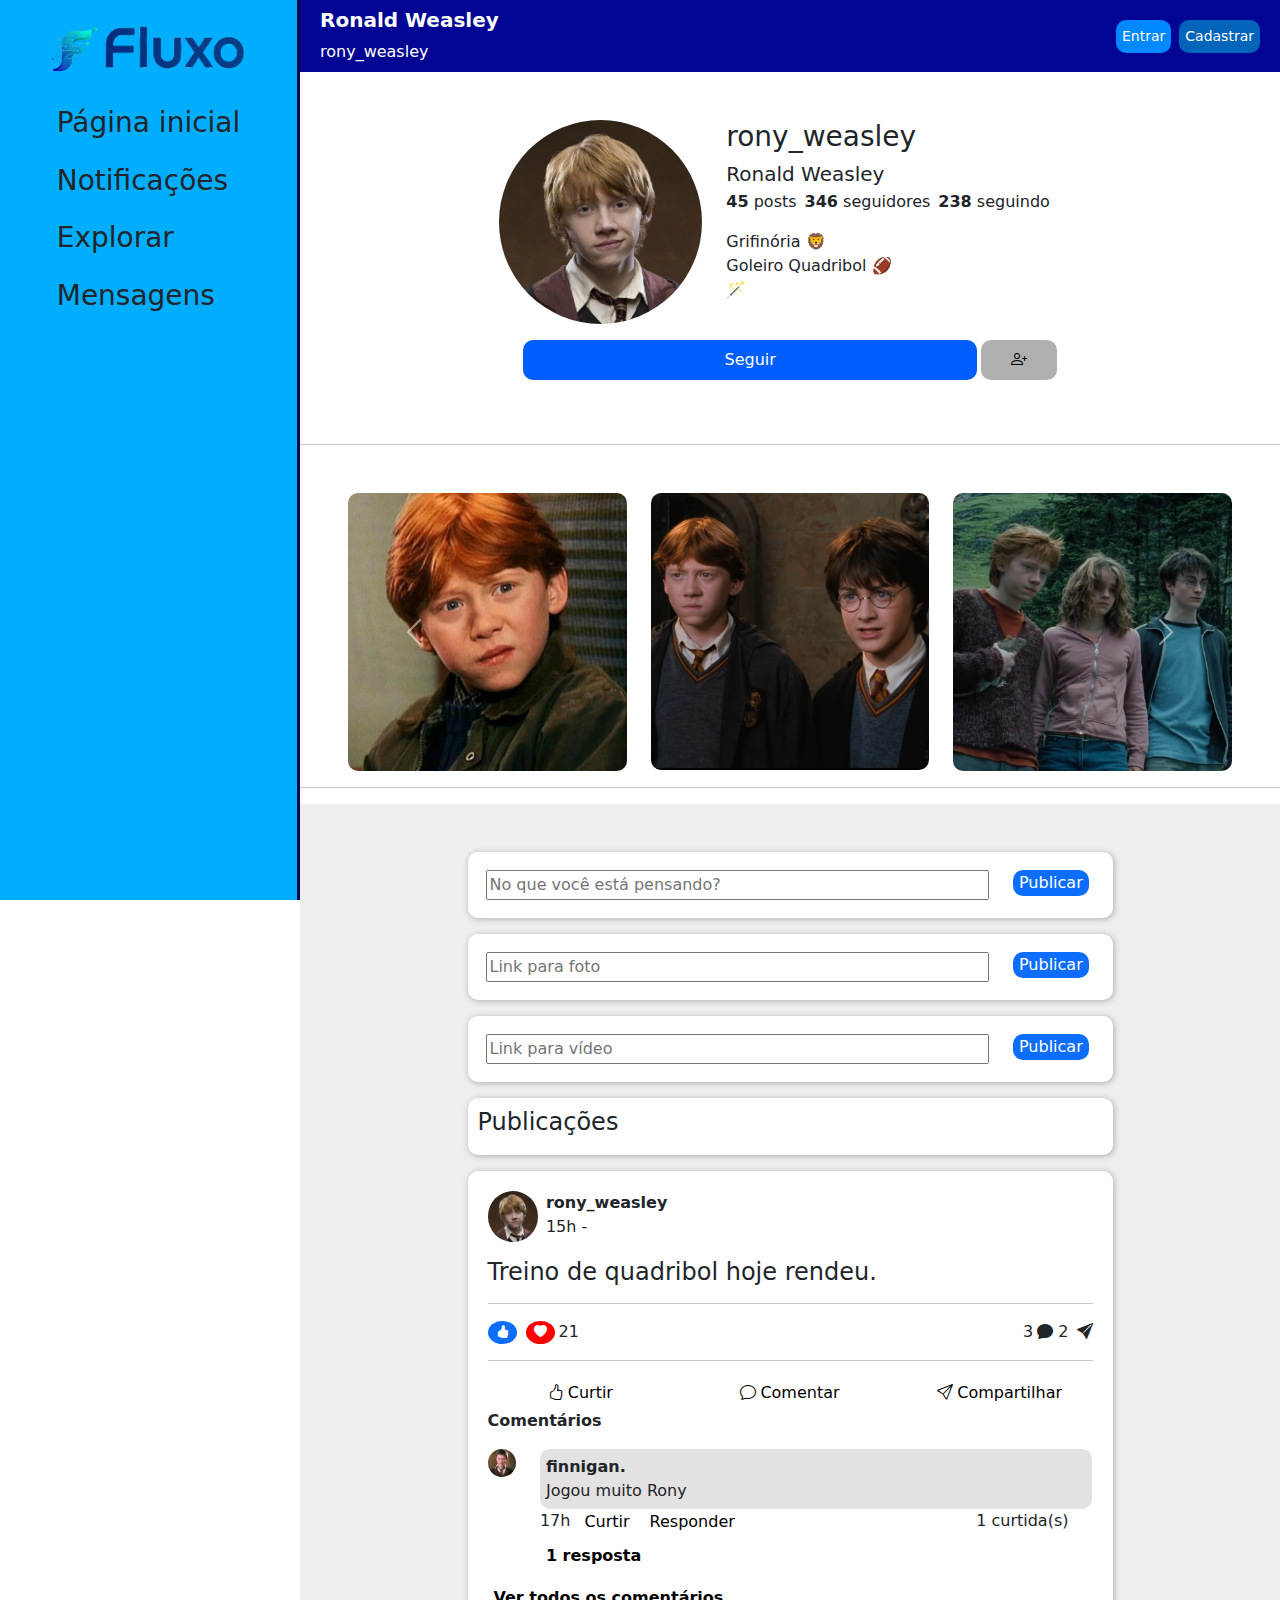
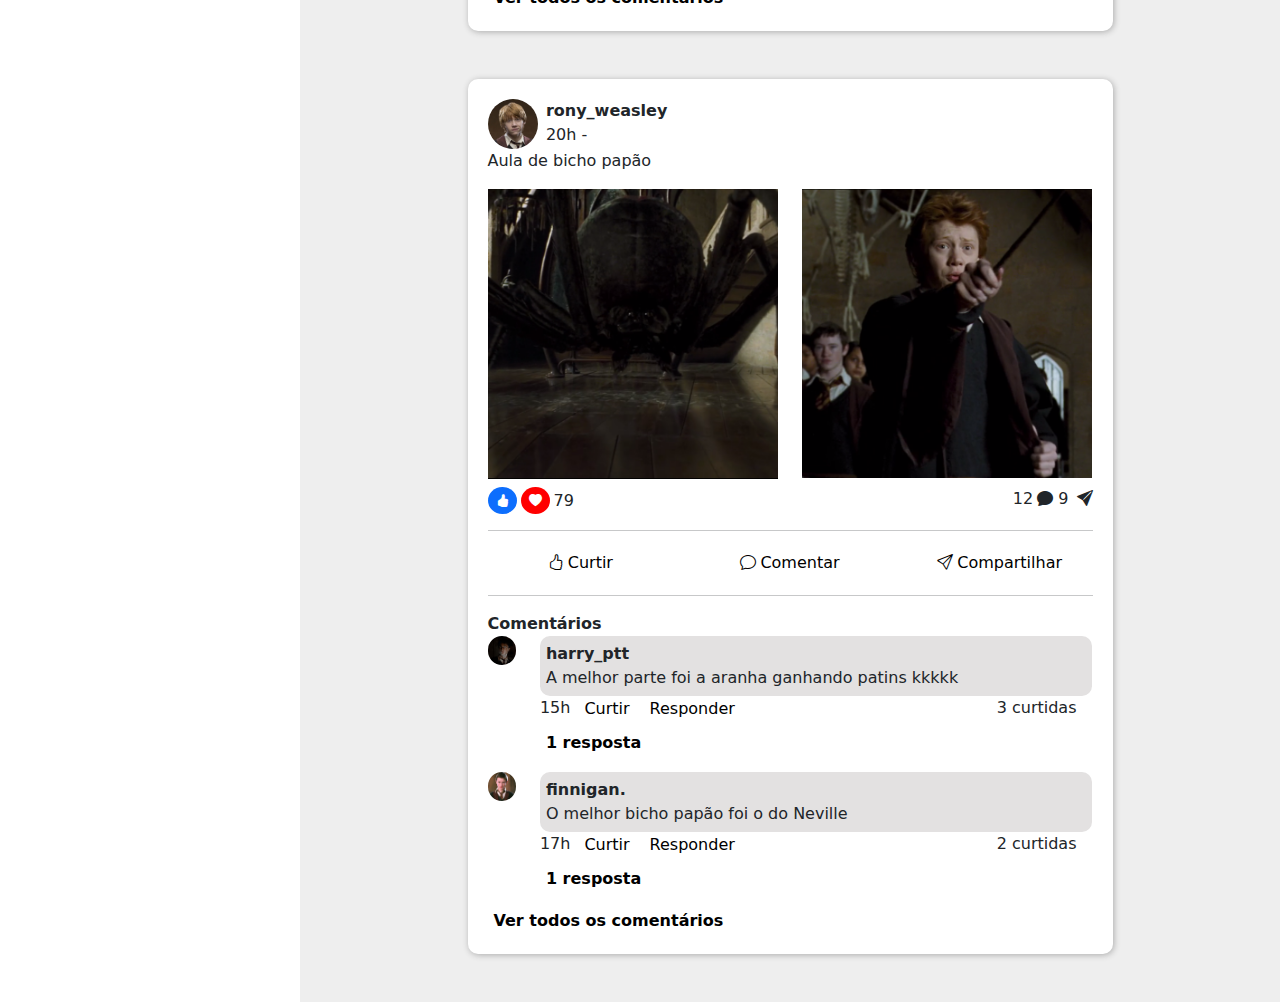
<file: index.html>
<!DOCTYPE html>
<html lang="pt-br">

<head>
    <meta charset="UTF-8">
    <meta name="viewport" content="width=device-width, initial-scale=1.0">
    <title>Fluxo</title>
    <link href="https://cdn.jsdelivr.net/npm/bootstrap@5.3.8/dist/css/bootstrap.min.css" rel="stylesheet">
    <link rel="stylesheet" href="https://cdn.jsdelivr.net/npm/bootstrap-icons@1.13.1/font/bootstrap-icons.min.css">
    <link rel="stylesheet" href="./css/style.css">
    <link rel="icon" href="./imagens/logotipo.png">
</head>

<body>
    <aside class="p-4">
        <div class="d-flex">
            <img src="./imagens/logotipo.png" width="50" height="50" alt="" class="ms-auto">
            <img src="./imagens/escrita.png" width="150" height="50" alt="" class="me-auto">
        </div>

        <div class="d-flex justify-content-center mt-lg-4">
            <ul class="list-unstyled lista-aside">
                <li class="p-2">
                    <h3>Página inicial</h3>
                </li>
                <li class="p-2">
                    <h3>Notificações</h3>
                </li>
                <li class="p-2">
                    <h3>Explorar</h3>
                </li>
                <li class="p-2">
                    <h3>Mensagens</h3>
                </li>
            </ul>
        </div>
    </aside>

    <header>
        <nav>
            <div class="container text-white">
                <div class="row p-2">
                    <div class="col-6">
                        <h5 class="fw-bold">Ronald Weasley</h5>
                        <span>rony_weasley</span>
                    </div>
                    <div class="col-6 col-lg-6 d-flex justify-content-end align-items-center gap-2">
                        <a href="./Página Login/index.html" class="btn btn-outline-light btn-sm"
                            id="btnEntrar">Entrar</a>
                        <a href="./Página Cadastro/index.html" class="btn btn-light btn-sm"
                            id="btnCadastrar">Cadastrar</a>
                    </div>

                </div>
            </div>
        </nav>

        <div class="container p-5">
            <div class="row">
                <div class="col-lg-3 col-md-4 col-sm-5 col-6 ms-auto mt-auto mb-auto div-foto-perfil">
                    <img src="./imagens/Rony Weasley.jpeg" alt="" class="img-fluid foto-perfil rounded-circle">
                </div>
                <div class="col-lg-5 col-5 me-auto">
                    <h3>rony_weasley</h3>
                    <h5 class="mb-lg-1">Ronald Weasley</h5>

                    <div class="d-flex gap-2">
                        <span><span class="fw-bold">45</span> posts</span>
                        <span><span class="fw-bold" id="seguidores">346</span> seguidores</span>
                        <span><span class="fw-bold" id="seguindo">238</span> seguindo</span>
                    </div>

                    <p class="mt-3">
                        Grifinória 🦁<br>
                        Goleiro Quadribol 🏈<br>
                        🪄
                    </p>
                </div>
            </div>

            <div class="row justify-content-center mt-lg-3">
                <button class="col-lg-6 col-7 p-2 seguir" id="btnSeguir">Seguir</button>
                <button onclick="exibirSugestoes()" class="col-lg-1 col-sm-3 col-2 ms-1" id="btnSugestao">
                    <i class="bi bi-person-plus"></i>
                </button>
            </div>
        </div>

        <section class="sugestoesOcultas p-5" id="sugestoes">
            <div class="px-5">

                <h5 class="fw-bold text-center">Sugestões para você</h5>
                <div class="row gap-2 justify-content-center">
                    <article class="col-5 col-sm-3 col-md-3 col-lg-3 text-center pessoa-sugestao p-4 rounded">
                        <div class="col-7 ms-auto me-auto">
                            <img src="./imagens/Hermione.jpg" alt="" class="img-fluid rounded-circle">
                        </div>
                        <span class="fw-bold">granger</span>
                        <br>
                        <span>Hermione Granger</span>
                        <hr>
                        <button class="fw-bold btnSeguirSugestao">Seguindo</button>
                    </article>

                    <article
                        class="col-5 col-sm-3 col-md-3 col-lg-3 text-center pessoa-sugestao p-4 rounded bg-black text-white">
                        <span class="fw-bold">EM MEMÓRIA</span>
                        <div class="col-7 ms-auto me-auto">
                            <img src="./imagens/Fred.jpg" alt="" class="img-fluid rounded-circle">
                        </div>
                        <span class="fw-bold">frd_weasley</span>
                        <p><span>Fred Weasley</span></p>
                        <hr>
                        <button class="fw-bold btnSeguirSugestao">Seguindo</button>
                    </article>

                    <article class="col-5 col-sm-3 col-md-3 col-lg-3 text-center pessoa-sugestao p-4 rounded">
                        <div class="col-7 ms-auto me-auto">
                            <img src="./imagens/Harry.jpg" alt="" class="img-fluid rounded-circle">
                        </div>
                        <span class="fw-bold">harry_ptt</span>
                        <i class="bi bi-patch-check-fill text-primary"></i>
                        <p><span>Harry Potter</span></p>
                        <hr>
                        <button class="fw-bold btnSeguirSugestao">Seguindo</button>
                    </article>
                    <article class="col-5 col-sm-3 col-md-3 col-lg-3 text-center pessoa-sugestao p-4 rounded">
                        <div class="col-7 ms-auto me-auto">
                            <img src="./imagens/Fleur.jpg" alt="" class="img-fluid rounded-circle">
                        </div>
                        <span class="fw-bold">fdelacour</span>
                        <i class="bi bi-patch-check-fill text-primary"></i>
                        <p><span>Fleur Delacour</span></p>
                        <hr>
                        <button class="fw-bold btnSeguirSugestao">Seguindo</button>
                    </article>

                    <article class="col-5 col-sm-3 col-md-3 col-lg-3 text-center pessoa-sugestao p-4 rounded">
                        <div class="col-7 ms-auto me-auto">
                            <img src="./imagens/Snape.jpeg" alt="" class="img-fluid rounded-circle">
                        </div>
                        <span class="fw-bold">severo_s</span>
                        <p><span>Severo Snape</span></p>
                        <hr>
                        <button class="fw-bold btnSeguirSugestao">Seguir</button>
                    </article>

                </div>

            </div>

        </section>

        <hr>

        <div class="container px-5">
            <section id="carrossel" class="mt-5">
                <div id="carouselExample" class="carousel slide">
                    <div class="carousel-inner">
                        <div class="carousel-item active">
                            <div class="row">
                                <div class="col-4">
                                    <img src="./imagens/rony-1filme.jpg" class="d-block w-100 img-fluid imgCarrossel"
                                        alt="...">
                                </div>
                                <div class="col-4">
                                    <img src="./imagens/rony_2filme.png" class="d-block w-100 img-fluid imgCarrossel"
                                        alt="...">
                                </div>
                                <div class="col-4">
                                    <img src="./imagens/rony_3filme.png" class="d-block w-100 img-fluid imgCarrossel"
                                        alt="...">
                                </div>
                            </div>
                        </div>

                        <div class="carousel-item">
                            <div class="row">
                                <div class="col-4">
                                    <img src="./imagens/rony_4filme.jpg" class="d-block w-100 img-fluid imgCarrossel"
                                        alt="...">
                                </div>
                                <div class="col-4">
                                    <img src="./imagens/rony_5filme.png" class="d-block w-100 img-fluid imgCarrossel"
                                        alt="...">
                                </div>
                                <div class="col-4">
                                    <img src="./imagens/rony_6filme.png" class="d-block w-100 img-fluid imgCarrossel"
                                        alt="...">
                                </div>
                            </div>
                        </div>

                        <div class="carousel-item">
                            <div class="row">
                                <div class="col-4">
                                    <img src="./imagens/rony_filme7.jpg" class="d-block w-100 img-fluid imgCarrossel"
                                        alt="...">
                                </div>
                                <div class="col-4">
                                    <img src="./imagens/rony_filme8.png" class="d-block w-100 img-fluid imgCarrossel"
                                        alt="...">
                                </div>
                                <div class="col-4">
                                    <img src="./imagens/rony_8filme.png" class="d-block w-100 img-fluid imgCarrossel"
                                        alt="...">
                                </div>
                            </div>
                        </div>
                    </div>

                    <button class="carousel-control-prev" type="button" data-bs-target="#carouselExample"
                        data-bs-slide="prev">
                        <span class="carousel-control-prev-icon" aria-hidden="true"></span>
                        <span class="visually-hidden">Previous</span>
                    </button>
                    <button class="carousel-control-next" type="button" data-bs-target="#carouselExample"
                        data-bs-slide="next">
                        <span class="carousel-control-next-icon" aria-hidden="true"></span>
                        <span class="visually-hidden">Next</span>
                    </button>
                </div>
            </section>
        </div>

        <hr>
    </header>

    <main class="p-5">
        <section id="publicar">
            <div class="container">
                <div class="col-lg-9 ms-auto me-auto bg-white div-publicar">
                    <div class="row p-2">
                        <div class="col-lg-10 col-md-10 col-sm-10 col-9">
                            <input type="text" placeholder="No que você está pensando?" class="w-100"
                                id="inputPublicacao">
                        </div>
                        <div class="col-lg-1 col-md-2 col-sm-2 col-2">
                            <button id="btnPublicar" class="text-white btn-publicar">Publicar</button>
                        </div>
                    </div>
                </div>

                <div class="col-lg-9 ms-auto me-auto mt-3 bg-white div-publicar">
                    <div class="row p-2">
                        <div class="col-lg-10 col-md-10 col-sm-10 col-9">
                            <input type="text" placeholder="Link para foto" class="w-100" id="inputPublicacaoFoto">
                        </div>
                        <div class="col-lg-1 col-md-2 col-sm-2 col-2">
                            <button id="btnPublicarFoto" class="text-white btn-publicar">Publicar</button>
                        </div>
                    </div>
                </div>

                <div class="col-lg-9 ms-auto me-auto mt-3 bg-white div-publicar">
                    <div class="row p-2">
                        <div class="col-lg-10 col-md-10 col-sm-10 col-9">
                            <input type="text" placeholder="Link para vídeo" class="w-100" id="inputPublicacaoVideo">
                        </div>
                        <div class="col-lg-1 col-md-2 col-sm-2 col-2">
                            <button id="btnPublicarVideo" class="text-white btn-publicar">Publicar</button>
                        </div>
                    </div>
                </div>
            </div>
        </section>

        <div class="container mt-3 ">
            <div class="col-lg-9 mt-3 ms-auto me-auto bg-white div-titulo-pub">
                <h4>Publicações</h4>
            </div>
        </div>

        <div class="container mt-3" id="containerPublicarFoto"></div>

        <section id="publicacoes">

            <div class="container mt-3" id="publicacao1">

                <div class="col-lg-9 ms-auto me-auto bg-white publicacao">
                    <div class="d-flex">
                        <div class="col-lg-1 col-md-1 col-2">
                            <img src="./imagens/Rony Weasley.jpeg" alt="" class="img-fluid rounded-circle">
                        </div>
                        <div class="col-lg-2 col-md-2 col-3 ms-2">
                            <span class="fw-bold">rony_weasley</span><br>
                            <span>15h - <i class="bi bi-globe-americas-fill"></i></span>
                        </div>
                    </div>

                    <h4 class="mt-3">Treino de quadribol hoje rendeu.</h4>

                    <hr>

                    <div class="d-flex">
                        <div class="reacoes">
                            <i class="bi bi-hand-thumbs-up-fill bg-primary rounded-circle text-white px-2 py-1"></i>
                            <i class="bi bi-heart-fill rounded-circle text-white ms-1 px-2 py-1"></i>
                        </div>

                        <span class="ms-1 d-flex align-items-center" id="qtdeCurtidas1">21</span>

                        <div class="ms-auto">
                            <span id="qtdeComentarios1">3</span><i class="bi bi-chat-fill ms-1"></i>
                            <span id="qtdeCompartilhamentos1">2</span><i class="bi bi-send-fill ms-2"></i>
                        </div>
                    </div>

                    <hr>

                    <div class="row">
                        <div class="col-4">
                            <button class="w-100 btnInteragir p-1 curtir" id="btnCurtir1">
                                <i class="bi bi-hand-thumbs-up"></i><span class="ms-1">Curtir</span>
                            </button>
                        </div>
                        <div class="col-4">
                            <button class="w-100 btnInteragir p-1" id="btnComentar1">
                                <i class="bi bi-chat"></i><span class="ms-1">Comentar</span>
                            </button>
                        </div>
                        <div class="col-4">
                            <button class="w-100 btnInteragir p-1" id="btnCompartilhar1">
                                <i class="bi bi-send"></i><span class="ms-1">Compartilhar</span>
                            </button>
                        </div>
                    </div>

                    <span class="fw-bold">Comentários</span>

                    <section id="secaoComentarios1">
                        <div class="row mt-3">
                            <div class="col-lg-1 col-md-1 col-sm-2 col-2">
                                <img src="./imagens/Finnigan-perfil.jpg" alt="" class="img-fluid rounded-circle">
                            </div>
                            <div class="col-lg-11 col-md-11 col-10">
                                <div class="comentario">
                                    <span class="fw-bold">finnigan.</span><br>
                                    <span>Jogou muito Rony</span><br>
                                </div>

                                <div class="d-flex">
                                    <span>17h</span>
                                    <button class="btnCurtirComentario btnCurtirComentario1 ms-2">Curtir</button>
                                    <button class="btnResponderComentario ms-2 ">Responder</button>

                                    <span class="ms-auto me-4"><span class="qtdeCurtidasComentario1">1</span>
                                        curtida(s)</span>
                                </div>

                                <button class="fw-bold mt-2 btnRespostaComentario">1 resposta</button>

                                <div class="row divRespostaComentarioOculta" id="divRespostaComentario2">
                                    <div class="col-lg-1 col-md-1 col-sm-2 col-2">
                                        <img src="./imagens/Rony Weasley.jpeg" alt="" class="img-fluid rounded-circle">
                                    </div>
                                    <div class="col-lg-10 col-md-10 col-sm-10 col-10">
                                        <span class="fw-bold">rony_weasley</span><br>
                                        <span>Valeu, tmj</span>
                                    </div>
                                </div>
                            </div>
                        </div>

                    </section>

                    <button class="btnMostrarComentarios mt-3 fw-bold">Ver todos os comentários</button>


                    <div class="row align-items-center mt-2  linhaComentarOculta" id="linhaComentarPub1">
                        <div class="col-lg-1 col-md-1 col-sm-2 col-2">
                            <img src="./imagens/Rony Weasley.jpeg" alt="" class="img-fluid rounded-circle">
                        </div>
                        <div class="col-lg-8 col-md-9 col-sm-7 col-6">
                            <input type="text" name="" placeholder="Comentar como Rony Weasley" class="w-100 rounded"
                                id="inputComentarPub1">
                        </div>
                        <div class="col-lg-1 col-md-2 col-sm-1 col-1">
                            <button id="btnPublicarComentario1" class="btnPublicarComentario">Comentar</button>
                        </div>
                    </div>

                </div>
            </div>

            <div class="container mt-5">
                <div class="col-lg-9 ms-auto me-auto publicacao bg-white">
                    <div class="d-flex">
                        <div class="col-lg-1 col-md-1 col-sm-1 col-2">
                            <img src="./imagens/Rony Weasley.jpeg" alt="" class="img-fluid rounded-circle">
                        </div>
                        <div class="col-lg-2 col-md-2 col-sm-2 col-3 ms-2">
                            <span class="fw-bold">rony_weasley</span><br>
                            20h - <i class="bi bi-globe-americas-fill"></i>
                        </div>
                    </div>

                    <p>Aula de bicho papão</p>

                    <div class="row">
                        <div class="col-lg-6 col-md-6 col-sm-6 col-6">
                            <img src="./imagens/Captura de tela 2025-10-25 143040.png" alt="" class="img-fluid">
                        </div>
                        <div class="col-lg-6 col-md-6 col-sm-6 col-6">
                            <img src="./imagens/Captura de tela 2025-10-25 143056.png" alt="" class="img-fluid">
                        </div>
                    </div>

                    <div class="d-flex mt-2">
                        <i class="bi bi-hand-thumbs-up-fill bg-primary rounded-circle text-white px-2 py-1"></i>
                        <i class="bi bi-heart-fill rounded-circle text-white ms-1 px-2 py-1"></i>
                        <span class="ms-1 d-flex align-items-center qtdeCurtidas" id="qtdeCurtidas2">79</span>

                        <div class="ms-auto">
                            <span id="qtdeComentarios2">12</span><i class="bi bi-chat-fill ms-1"></i>
                            <span id="qtdeCompartilhamentos2">9</span><i class="bi bi-send-fill ms-2"></i>
                        </div>
                    </div>

                    <hr>

                    <div class="row text-center">
                        <div class="col-4">
                            <button class="w-100 btnInteragir p-1 curtir" id="btnCurtir2">
                                <i class="bi bi-hand-thumbs-up"></i><span class="ms-1">Curtir</span>
                            </button>
                        </div>
                        <div class="col-4">
                            <button class="w-100 btnInteragir p-1" id="btnComentar2">
                                <i class="bi bi-chat"></i><span class="ms-1">Comentar</span>
                            </button>
                        </div>
                        <div class="col-4">
                            <button class="w-100 btnInteragir p-1" id="btnCompartilhar2">
                                <i class="bi bi-send"></i><span class="ms-1">Compartilhar</span>
                            </button>
                        </div>
                    </div>

                    <hr>

                    <span class="fw-bold">Comentários</span>

                    <section id="secaoComentarios2">

                        <div class="row">
                            <div class="col-lg-1 col-md-1 col-sm-2 col-2">
                                <img src="./imagens/Harry.jpg" alt="" class="img-fluid rounded-circle">
                            </div>
                            <div class="col-lg-11 col-md-11 col-sm-10 col-10">
                                <div class="comentario">
                                    <span class="fw-bold">harry_ptt</span><br>
                                    <span>A melhor parte foi a aranha ganhando patins kkkkk</span><br>
                                </div>
                                <div class="d-flex">
                                    <span>15h</span>
                                    <button class="btnCurtirComentario ms-2 btnCurtirComentario2">Curtir</button>
                                    <button class="btnResponderComentario ms-2"
                                        id="btnResponderComentario2">Responder</button>

                                    <span class="ms-auto me-3"><span class="qtdeCurtidasComentario2">3</span>
                                        curtidas</span>
                                </div>
                                <button class="fw-bold mt-2 btnRespostaComentario" id="btnRespostaComentario2">1
                                    resposta</button>

                                <div class="row divRespostaComentarioOculta">
                                    <div class="col-lg-1 col-md-1 col-sm-2 col-2">
                                        <img src="./imagens/Rony Weasley.jpeg" alt="" class="img-fluid rounded-circle">
                                    </div>
                                    <div class="col-lg-10 col-md-10 col-sm-9 col-9">
                                        <span class="fw-bold">rony_weasley</span>
                                        <br>
                                        <span>Sim KKKKKK</span>
                                    </div>
                                </div>
                            </div>
                        </div>


                        <div class="row mt-3">
                            <div class="col-lg-1 col-md-1 col-sm-2 col-2">
                                <img src="./imagens/Finnigan-perfil.jpg" alt="" class="img-fluid rounded-circle">
                            </div>
                            <div class="col-lg-11 col-md-11 col-sm-10 col-10">
                                <div class="comentario">
                                    <span class="fw-bold">finnigan.</span><br>
                                    <span>O melhor bicho papão foi o do Neville</span><br>
                                </div>

                                <div class="d-flex">
                                    <span>17h</span>
                                    <button class="btnCurtirComentario ms-2 btnCurtirComentario2">Curtir</button>
                                    <button class="btnResponderComentario ms-2 ">Responder</button>

                                    <span class="ms-auto me-3"><span class="qtdeCurtidasComentario2">2</span>
                                        curtidas</span>
                                </div>

                                <button class="fw-bold mt-2 btnRespostaComentario">1 resposta</button>

                                <div class="row divRespostaComentarioOculta" id="divRespostaComentario2">
                                    <div class="col-lg-1 col-md-1 col-sm-2 col-2">
                                        <img src="./imagens/Rony Weasley.jpeg" alt="" class="img-fluid rounded-circle">
                                    </div>
                                    <div class="col-lg-10 col-md-10 col-sm-9 col-9">
                                        <span class="fw-bold">rony_weasley</span><br>
                                        <span>Real</span>
                                    </div>
                                </div>
                            </div>
                        </div>
                    </section>

                    <button class="btnMostrarComentarios mt-3 fw-bold">Ver todos os comentários</button>


                    <div class="row align-items-center mt-2 linhaComentar linhaComentarOculta" id="linhaComentarPub2">
                        <div class="col-lg-1 col-md-1 col-sm-2 col-2">
                            <img src="./imagens/Rony Weasley.jpeg" alt="" class="img-fluid rounded-circle">
                        </div>
                        <div class="col-lg-8 col-md-9 col-sm-7 col-6">
                            <input type="text" name="" placeholder="Comentar como Rony Weasley"
                                class="w-100 rounded inputComentarPub" id="inputComentarPub2">
                        </div>
                        <div class="col-lg-1 col-md-2 col-sm-1 col-1">
                            <button class="btnPublicarComentario" id="btnPublicarComentario2">Comentar</button>
                        </div>
                    </div>

                </div>

            </div>
        </section>
    </main>

    <script src="https://cdn.jsdelivr.net/npm/bootstrap@5.3.8/dist/js/bootstrap.bundle.min.js"></script>
    <script src="./js/script.js"></script>
</body>

</html>
</file>
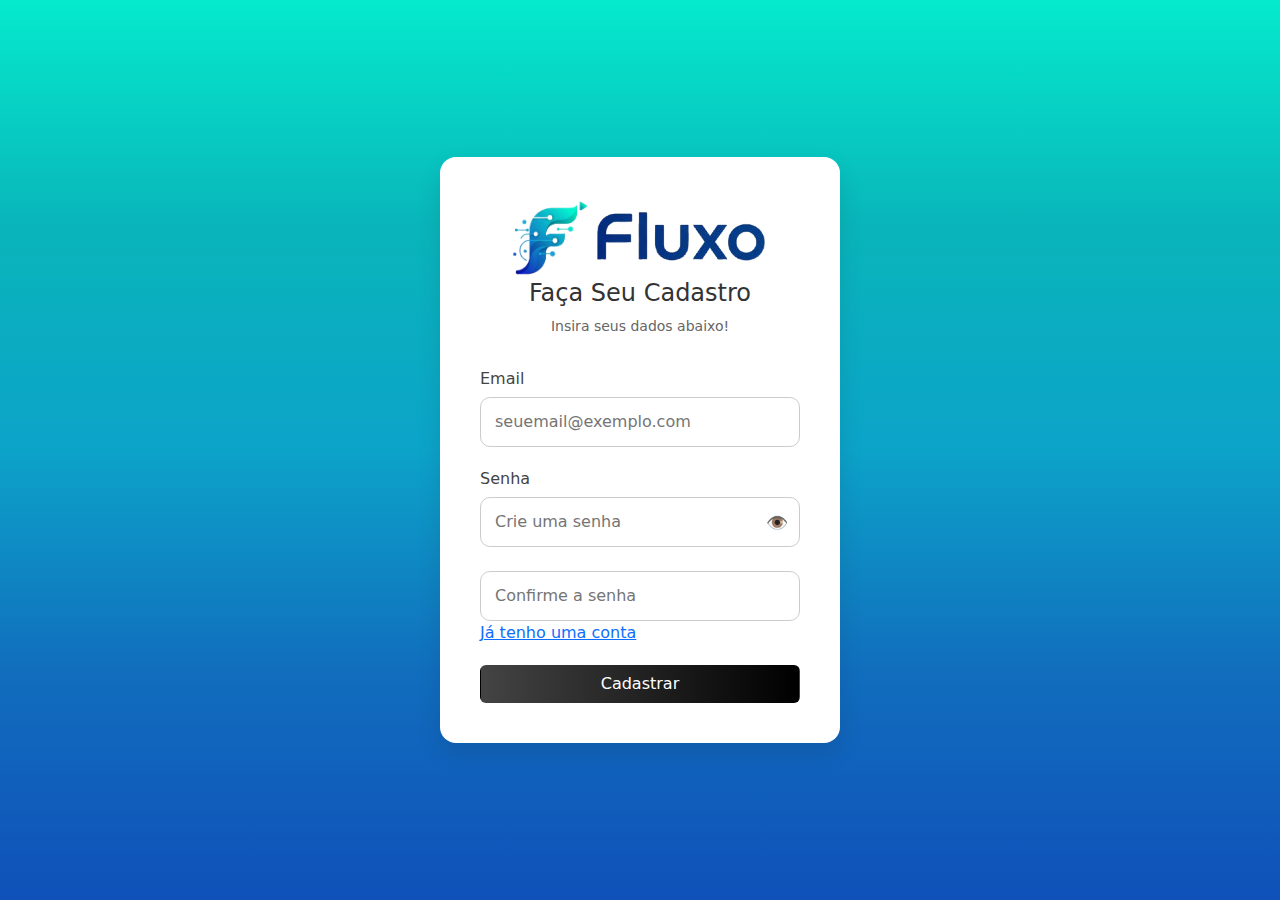
<file: Página Cadastro/index.html>
<!DOCTYPE html>
<html lang="pt-br">

<head>
    <meta charset="UTF-8">
    <meta name="viewport" content="width=device-width, initial-scale=1.0">
    <title>Fazer cadastro - Fluxo</title>
    <link rel="stylesheet" href="./css/style.css">
    <link rel="stylesheet" href="https://cdn.jsdelivr.net/npm/bootstrap-icons@1.13.1/font/bootstrap-icons.min.css">
    <link href="https://cdn.jsdelivr.net/npm/bootstrap@5.3.8/dist/css/bootstrap.min.css" rel="stylesheet">
    <link rel="icon" href="./imagens/logotipo.png">
    
</head>

<body>
    <div class="div-cadastro col-lg-10 col-md-9 col-sm-10 col-9">
        <div class="d-flex align-items-center justify-content-center">
            <div class="col-3">
                <img src="./imagens/logotipo.png" alt="" class="img-fluid ms-auto">
            </div>

            <img src="./imagens/escrita.png" alt="" class="img-fluid">
        </div>

        <h2>Faça Seu Cadastro</h2>
        <p class="subtitulo">Insira seus dados abaixo!</p>

        <form>
            <div class="div-input">
                <label for="email">Email</label>
                <input type="email" id="email" placeholder="seuemail@exemplo.com" required>
            </div>


            <div class="div-input">
                <label for="senha">Senha</label>
                <div class="div-senha">
                    <input type="password" id="senha" placeholder="Crie uma senha" required>
                    <span class="mostrar-senha" onclick="mostrarSenha()">👁️</span>
                </div>
                <br>
                 <div class="div-senha">
                    <input type="password" id="senha" placeholder="Confirme a senha" required>
                    <span class="mostrar-senha" onclick="mostrarSenha()"></span>
                </div>
                <div class="esqueceu"><a href="../Página Login/index.html">Já tenho uma conta</a></div>
            </div>

            <button id="btnCadastrar" class="btn text-white">Cadastrar</button>
        </form>
    </div>


    <script src="https://cdn.jsdelivr.net/npm/bootstrap@5.3.8/dist/js/bootstrap.bundle.min.js"></script>
    <script src="./js/script.js"></script>
</body>

</html>
</file>
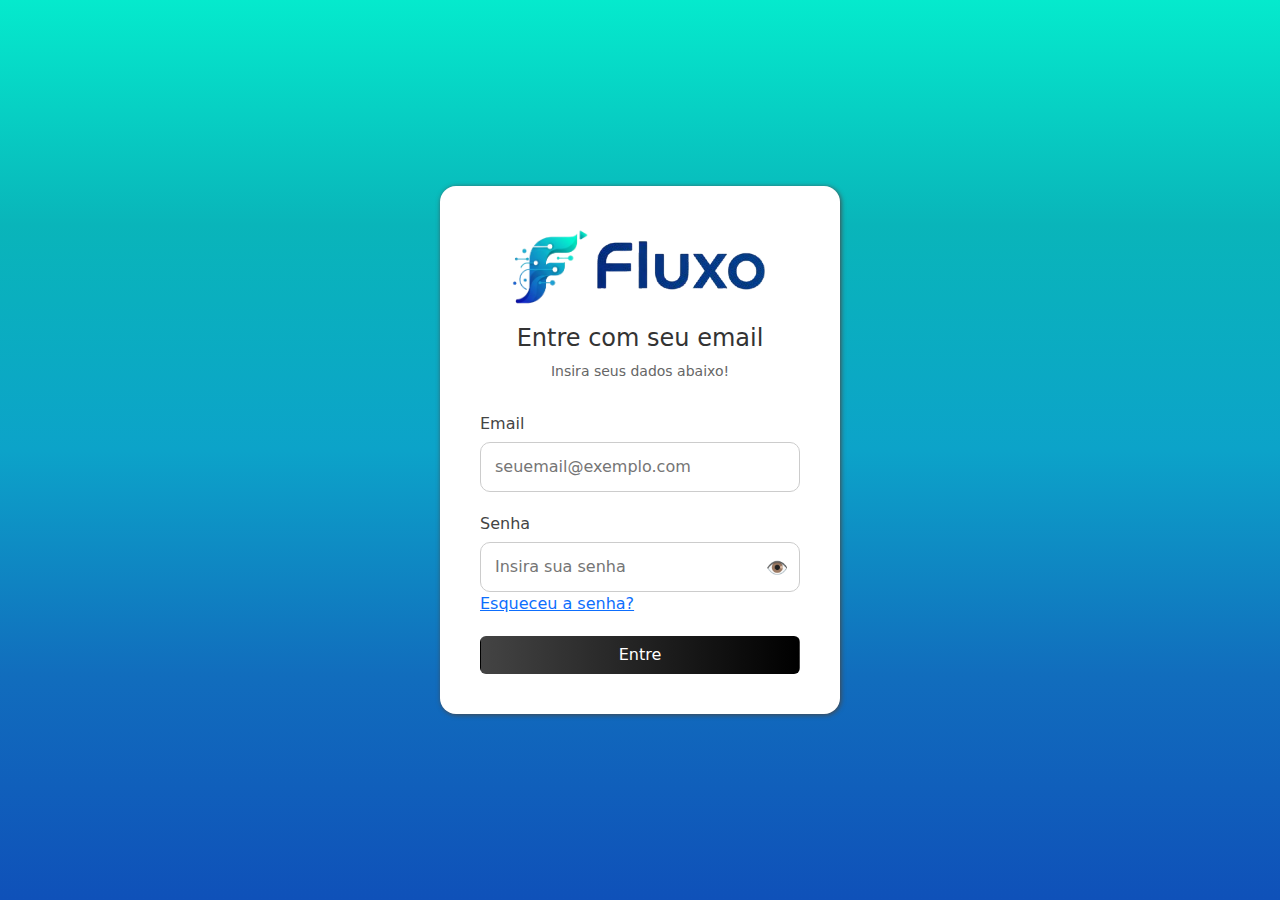
<file: Página Login/index.html>
<!DOCTYPE html>
<html lang="pt-br">

<head>
    <meta charset="UTF-8">
    <meta name="viewport" content="width=device-width, initial-scale=1.0">
    <title>Fazer login - Fluxo</title>
    <link rel="stylesheet" href="./css/style.css">
    <link rel="stylesheet" href="https://cdn.jsdelivr.net/npm/bootstrap-icons@1.13.1/font/bootstrap-icons.min.css">
    <link href="https://cdn.jsdelivr.net/npm/bootstrap@5.3.8/dist/css/bootstrap.min.css" rel="stylesheet">
    <link rel="icon" href="./imagens/logotipo.png">

</head>

<body>
    <div class="div-login col-lg-10 col-md-9 col-sm-10 col-9">
        <div class="d-flex align-items-center justify-content-center">
            <div class="col-3">
                <img src="./imagens/logotipo.png" alt="" class="img-fluid ms-auto">
            </div>

            <img src="./imagens/escrita.png" alt="" class="img-fluid">
        </div>

        <h2 class="mt-3">Entre com seu email</h2>
        <p class="subtitulo">Insira seus dados abaixo!</p>

        <form>
            <div class="div-input">
                <label for="email">Email</label>
                <input type="email" id="email" placeholder="seuemail@exemplo.com" required>
            </div>


            <div class="div-input">
                <label for="senha">Senha</label>
                <div class="div-senha">
                    <input type="password" id="senha" placeholder="Insira sua senha" required>
                    <span class="mostrar-senha" onclick="mostrarSenha()">👁️</span>
                </div>
                <div class="esqueceu"><a href="#">Esqueceu a senha?</a></div>
            </div>

            <button id="btnEntrar" class="btn text-white">Entre</button>
        </form>
    </div>


    <script src="https://cdn.jsdelivr.net/npm/bootstrap@5.3.8/dist/js/bootstrap.bundle.min.js"></script>
    <script src="./js/script.js"></script>
</body>

</html>
</file>
<file: css/style.css>
body {
    display: grid;
}

@media (max-width: 1023px) {
     nav {
        background-color: rgb(0, 5, 147);
    }
    aside {
        display: none;
    }
}

@media (min-width: 1023px) {
    body {
        grid-template-columns: 300px 1fr;
    }

    header {
        grid-column: 2/3;
    }

    main {
        grid-column: 2/3;
    }


    aside {
        grid-column: 1/2;
        background-color: rgb(0, 174, 255);
        position: fixed;
        width: 300px;
        height: 100%;
        border-right: 3px solid rgb(0, 10, 73);
    } 

    .lista-aside li:hover {
        background-color: rgb(0, 135, 198);
        border-radius: 10px;
        cursor: pointer;
        color: white;
    }

    nav {
        grid-column: 2/3;
        background-color: rgb(0, 5, 147);
    }

    .bi-hand-thumbs-up-fill, .bi-heart-fill {
        font-size: 13px;
    }

    .div-foto-perfil {
        display: flex;
        align-items: center;
    }
}


/* NAV */
#btnEntrar {
    border: none;
    border-radius: 10px;
    background-color: rgb(0, 136, 255);
    color: white;
    padding: 6px;
    text-decoration: none;
}

#btnCadastrar {
    border: none;
    border-radius: 10px;
    background-color: rgb(0, 100, 187);
    color: white;
    padding: 6px;
    text-decoration: none;
}

#btnEntrar:hover {
    background-color: rgb(0, 112, 209);
}

#btnCadastrar:hover {
    background-color: rgb(0, 88, 164)
}

/* PERFIL */
#btnSeguir {
    border: none;
    color: white;
    border-radius: 10px;
}

.seguir {
    background-color: rgb(0, 94, 255);
}

.seguindo {
    background-color: gray;
}

#btnSugestao {
    border: none;
    background-color: rgb(175, 175, 175);
    border-radius: 10px;
}

/* SUGESTÕES */
.sugestoesOcultas {
    display: none;
}

.sugestoesExibidas {
    display: block;
}

.pessoa-sugestao {
    border: 1px solid black;
}

.btnSeguirSugestao {
    border: none;
    background: none;
    color: rgb(0, 94, 255);
}

/* CARROSSEL */
.imgCarrossel {
    border-radius: 10px;
}

.btn-publicar {
    border: none;
    border-radius: 10px;
    background-color: rgb(13, 110, 253);
}

.btn-publicar:hover {
    background-color: rgb(0, 96, 240);
}


/* MAIN */
main {
    background-color: rgb(238, 238, 238);
}

/* PUBLICAR */
.div-publicar {
    border-radius: 10px;
    box-shadow: 1px 1px 6px rgb(172, 172, 172);
    padding: 10px;
}

#labelFoto, #labelVideo {
    background-color: blue;
    cursor: pointer;
    border-radius: 10px;
}

#labelFoto:hover, #labelVideo:hover {
    background-color: rgba(0, 0, 213, 0.833);
}

/* PUBLICAÇÕES */
.div-titulo-pub {
    border-radius: 10px;
    box-shadow: 1px 1px 6px rgb(172, 172, 172);
    padding: 10px;
}

.publicacao {
    border-radius: 10px;
    box-shadow: 1px 1px 6px rgb(172, 172, 172);
    padding: 20px;
}

.bi-heart-fill {
    background-color: red;
}

.btnInteragir {
    border: none;
    background: none;
    height: 100%;
}

.btnInteragir:hover {
    background-color: rgb(220, 220, 220);
    border-radius: 5px;
}

.curtir {
    color: black;
    height: 100%;
}

.curtido {
    color: blue;
    font-weight: bold;
}

/* COMENTÁRIOS */
.comentario {
    background-color: rgb(227, 225, 225);
    border-radius: 10px;
    padding: 6px;
}

.comentario-clicado {
    font-weight: bold;
}

.btnCurtirComentario, .btnResponderComentario {
    border: none;
    background: none;
}

.comentario-curtido {
    color: blue;
    font-weight: bold;
}

.btnRespostaComentario {
    border: none;
    background: none;
}

.divRespostaComentarioOculta {
    display: none;
}

.divRespostaComentarioExibida {
    display: flex;
    background-color: rgb(227, 225, 225);
    padding: 6px;
    border-radius: 10px;
}

.btnMostrarComentarios {
    border: none;
    background: none;
}

.linhaComentarOculta {
    display: none;
}

.linhaComentarExibida {
    display: flex;
}

.btnComentarClicado {
    font-weight: bold;
}

.inputComentarPub {
    border-radius: 5px;
}

.btnPublicarComentario {
    border-radius: 5px;
    border: none;
    background-color: rgb(0, 98, 255);
    color: white;
    padding: 4px;
}

.btnPublicarComentario:hover {
    background-color: rgb(0, 87, 228);
}
</file>
<file: Página Cadastro/css/style.css>
body {
  background: linear-gradient(to top, rgba(15, 81, 185), rgba(17, 109, 189), rgba(12, 163, 201), rgba(9, 181, 186), rgba(5, 234, 205));
  display: flex;
  justify-content: center;
  align-items: center;
  height: 100vh;
}

.div-cadastro {
  background-color: white;
  padding: 40px;
  border-radius: 16px;
  box-shadow: 0 10px 25px rgba(0, 0, 0, 0.1);
  width: 100%;
  max-width: 400px;
  text-align: center;
}

.div-cadastro h2 {
  margin-bottom: 8px;
  font-size: 24px;
  color: #333;
}

.subtitulo {
  font-size: 14px;
  color: #666;
  margin-bottom: 30px;
}

.div-input {
  text-align: left;
  margin-bottom: 20px;
}

.div-input label {
  display: block;
  font-weight: 500;
  margin-bottom: 6px;
  color: #444;
}

.div-input input {
  width: 100%;
  padding: 12px 14px;
  border: 1px solid #ccc;
  border-radius: 10px;
  font-size: 16px;
}

.div-senha {
  position: relative;
}

.div-senha input {
  padding-right: 40px;
}

.mostrar-senha {
  position: absolute;
  top: 50%;
  right: 12px;
  transform: translateY(-50%);
  cursor: pointer;
  font-size: 18px;
  color: #888;
}

button {
  width: 100%;
  padding: 14px;
  background: linear-gradient(to right, #444, #000);
  color: white;
  border: none;
  border-radius: 10px;
  font-size: 16px;
  cursor: pointer;
}

button:hover {
  background: linear-gradient(to right, #333, #000);
}
</file>
<file: Página Login/css/style.css>
body {
  background: linear-gradient(to top, rgba(15, 81, 185), rgba(17, 109, 189), rgba(12, 163, 201), rgba(9, 181, 186), rgba(5, 234, 205));
  display: flex;
  justify-content: center;
  align-items: center;
  height: 100vh;
}

.div-login {
  background-color: rgb(255, 255, 255);
  padding: 40px;
  border-radius: 16px;
  box-shadow: 1px 1px 5px rgb(72, 72, 72);
  width: 100%;
  max-width: 400px;
  text-align: center;
}

.div-login h2 {
  margin-bottom: 8px;
  font-size: 24px;
  color: #333;
}

.subtitulo {
  font-size: 14px;
  color: #666;
  margin-bottom: 30px;
}

.div-input {
  text-align: left;
  margin-bottom: 20px;
}

.div-input label {
  font-weight: 500;
  margin-bottom: 6px;
  color: #444;
}

.div-input input {
  width: 100%;
  padding: 12px 14px;
  border: 1px solid #ccc;
  border-radius: 10px;
  font-size: 16px;
}

.div-senha {
  position: relative;
}

.div-senha input {
  padding-right: 40px;
}

.mostrar-senha {
  position: absolute;
  top: 50%;
  right: 12px;
  transform: translateY(-50%);
  cursor: pointer;
  font-size: 18px;
  color: #888;
}

button {
  width: 100%;
  padding: 14px;
  background: linear-gradient(to right, #444, #000);
  color: white;
  border: none;
  border-radius: 10px;
  font-size: 16px;
  cursor: pointer;
}

button:hover {
  background: linear-gradient(to right, #333, #000);
}
</file>
